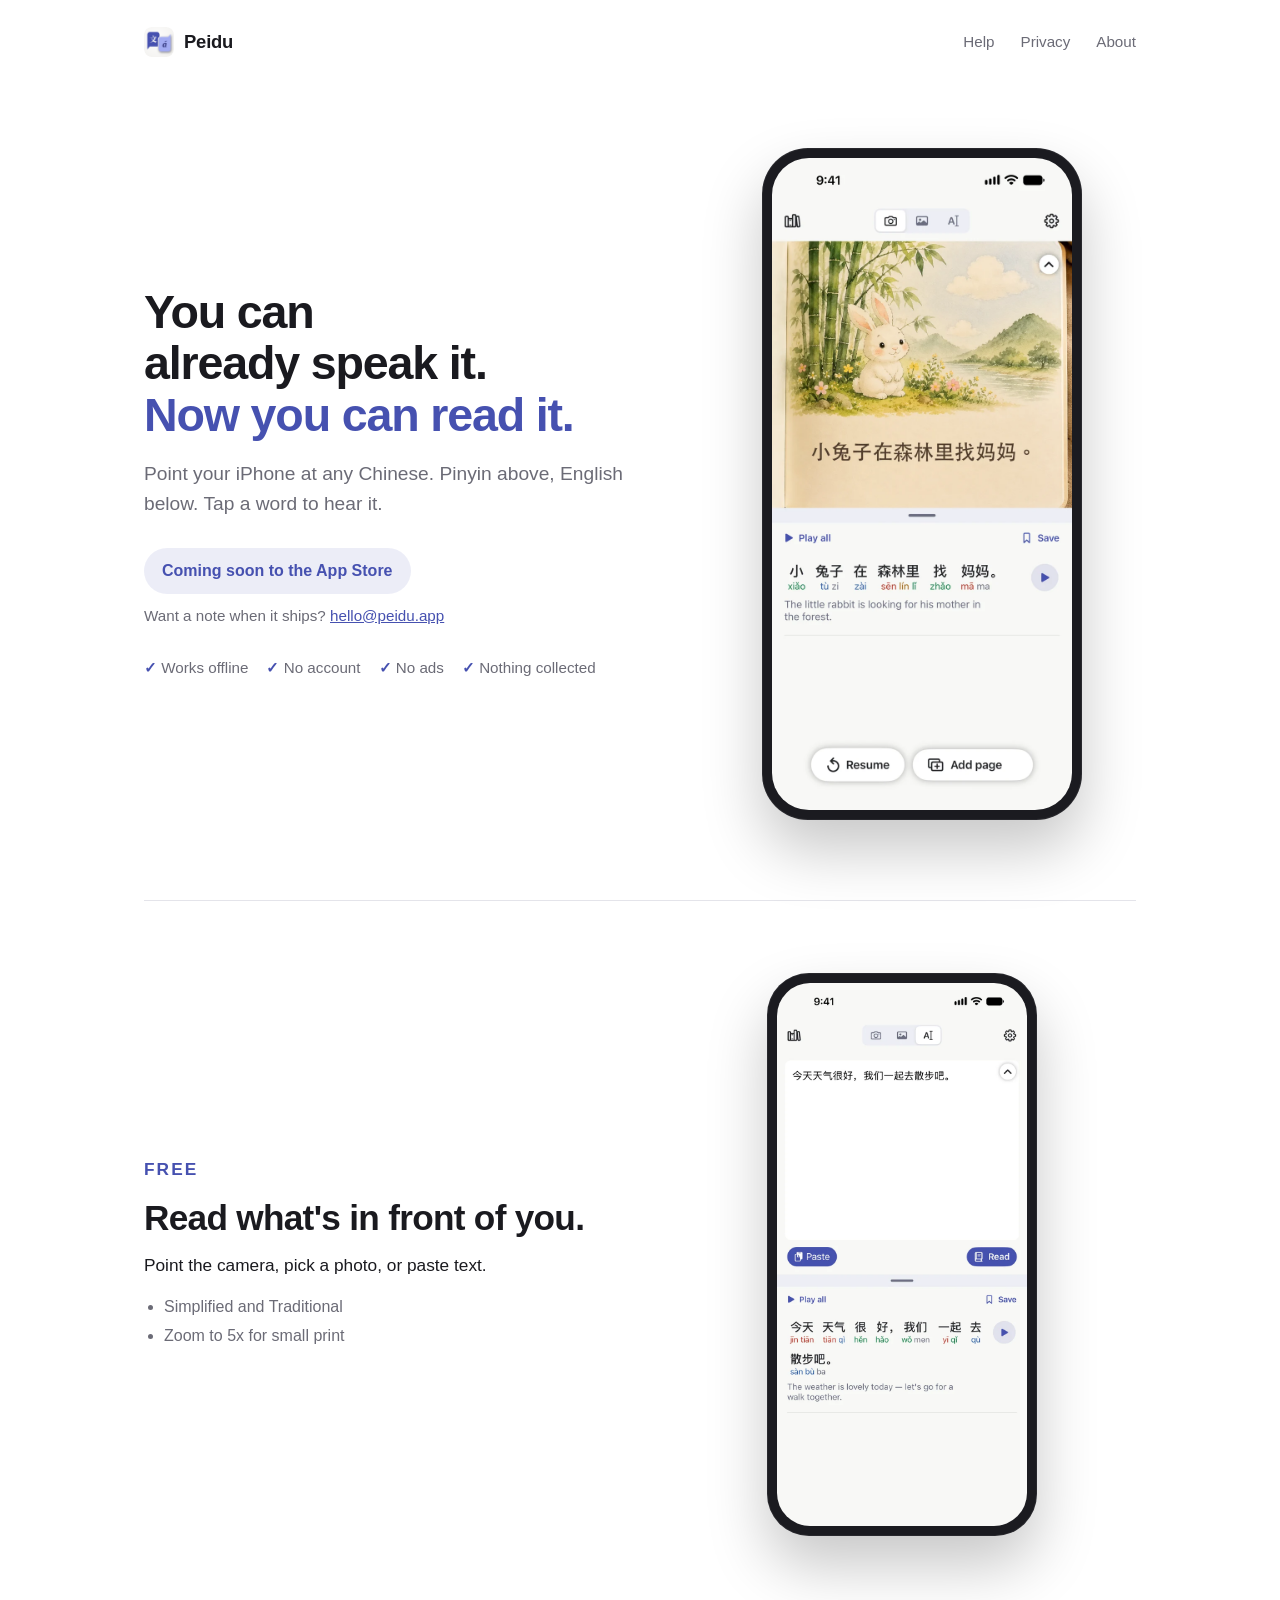
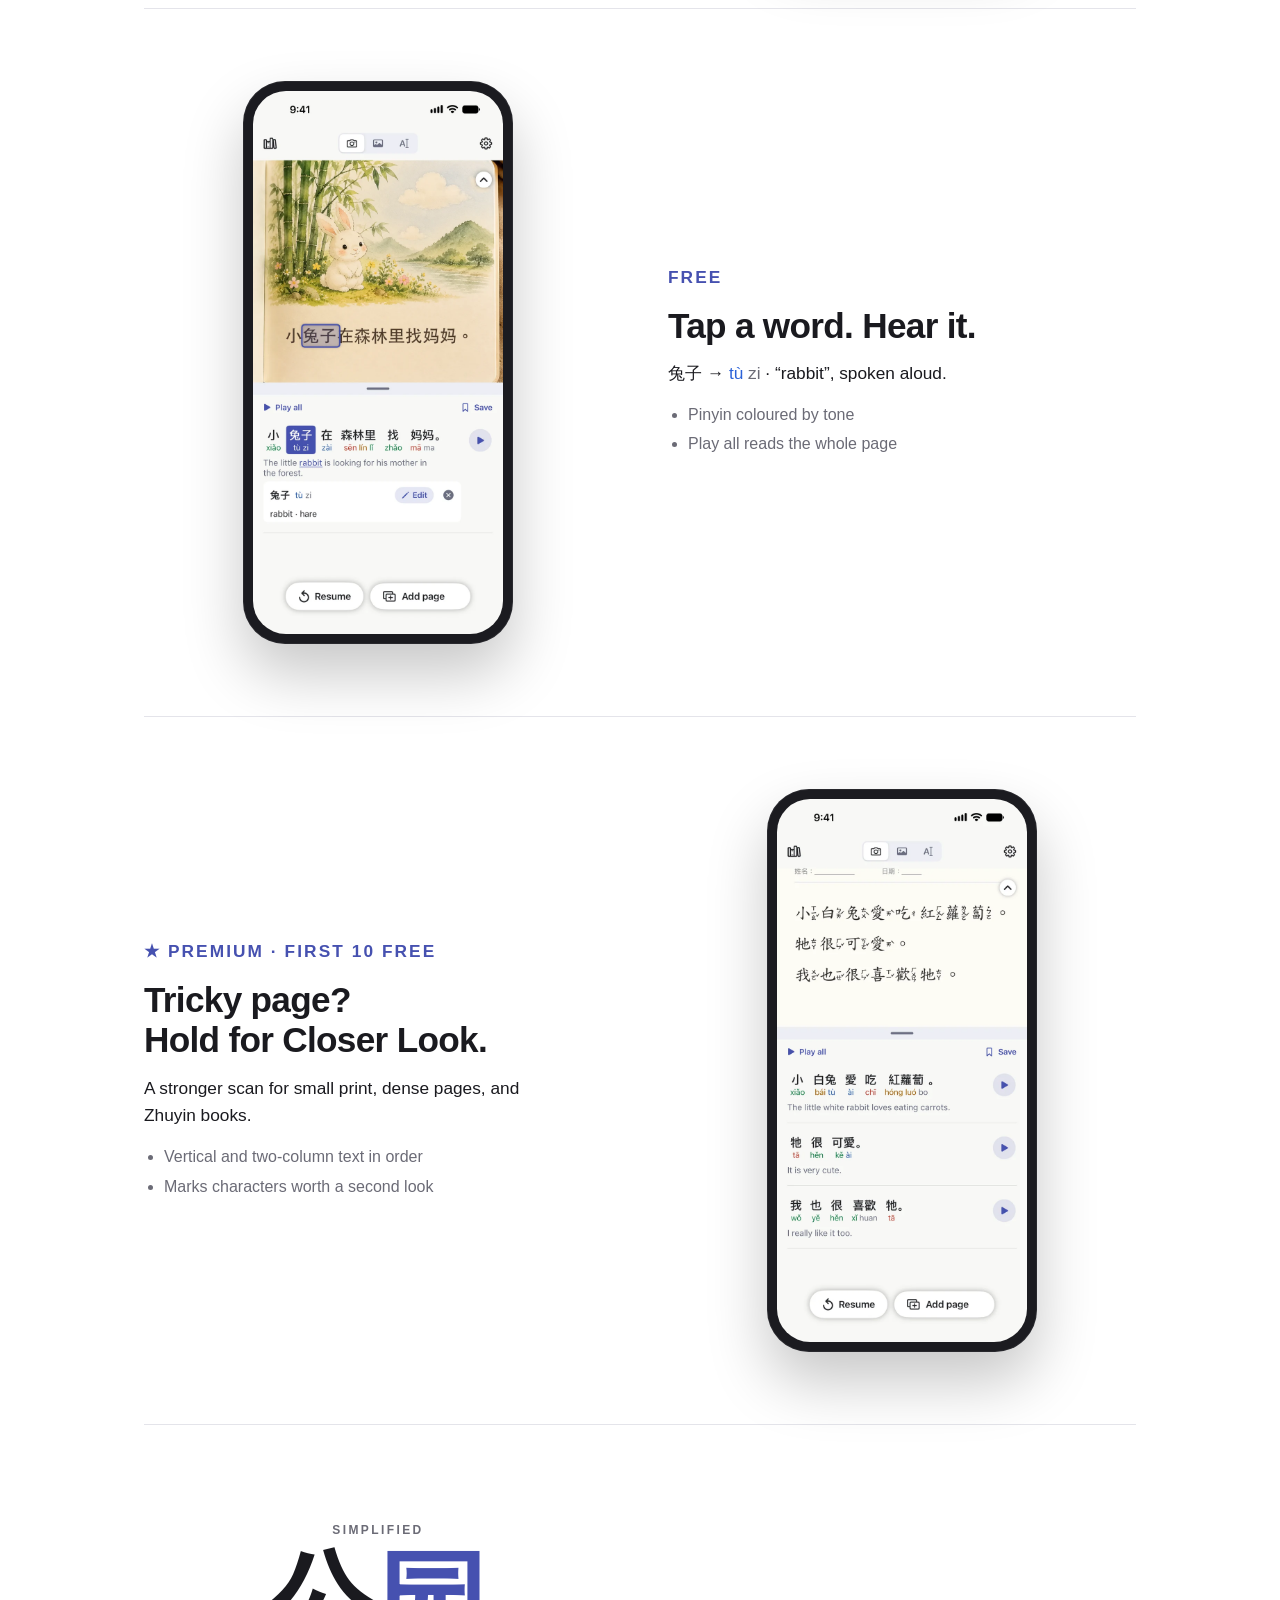
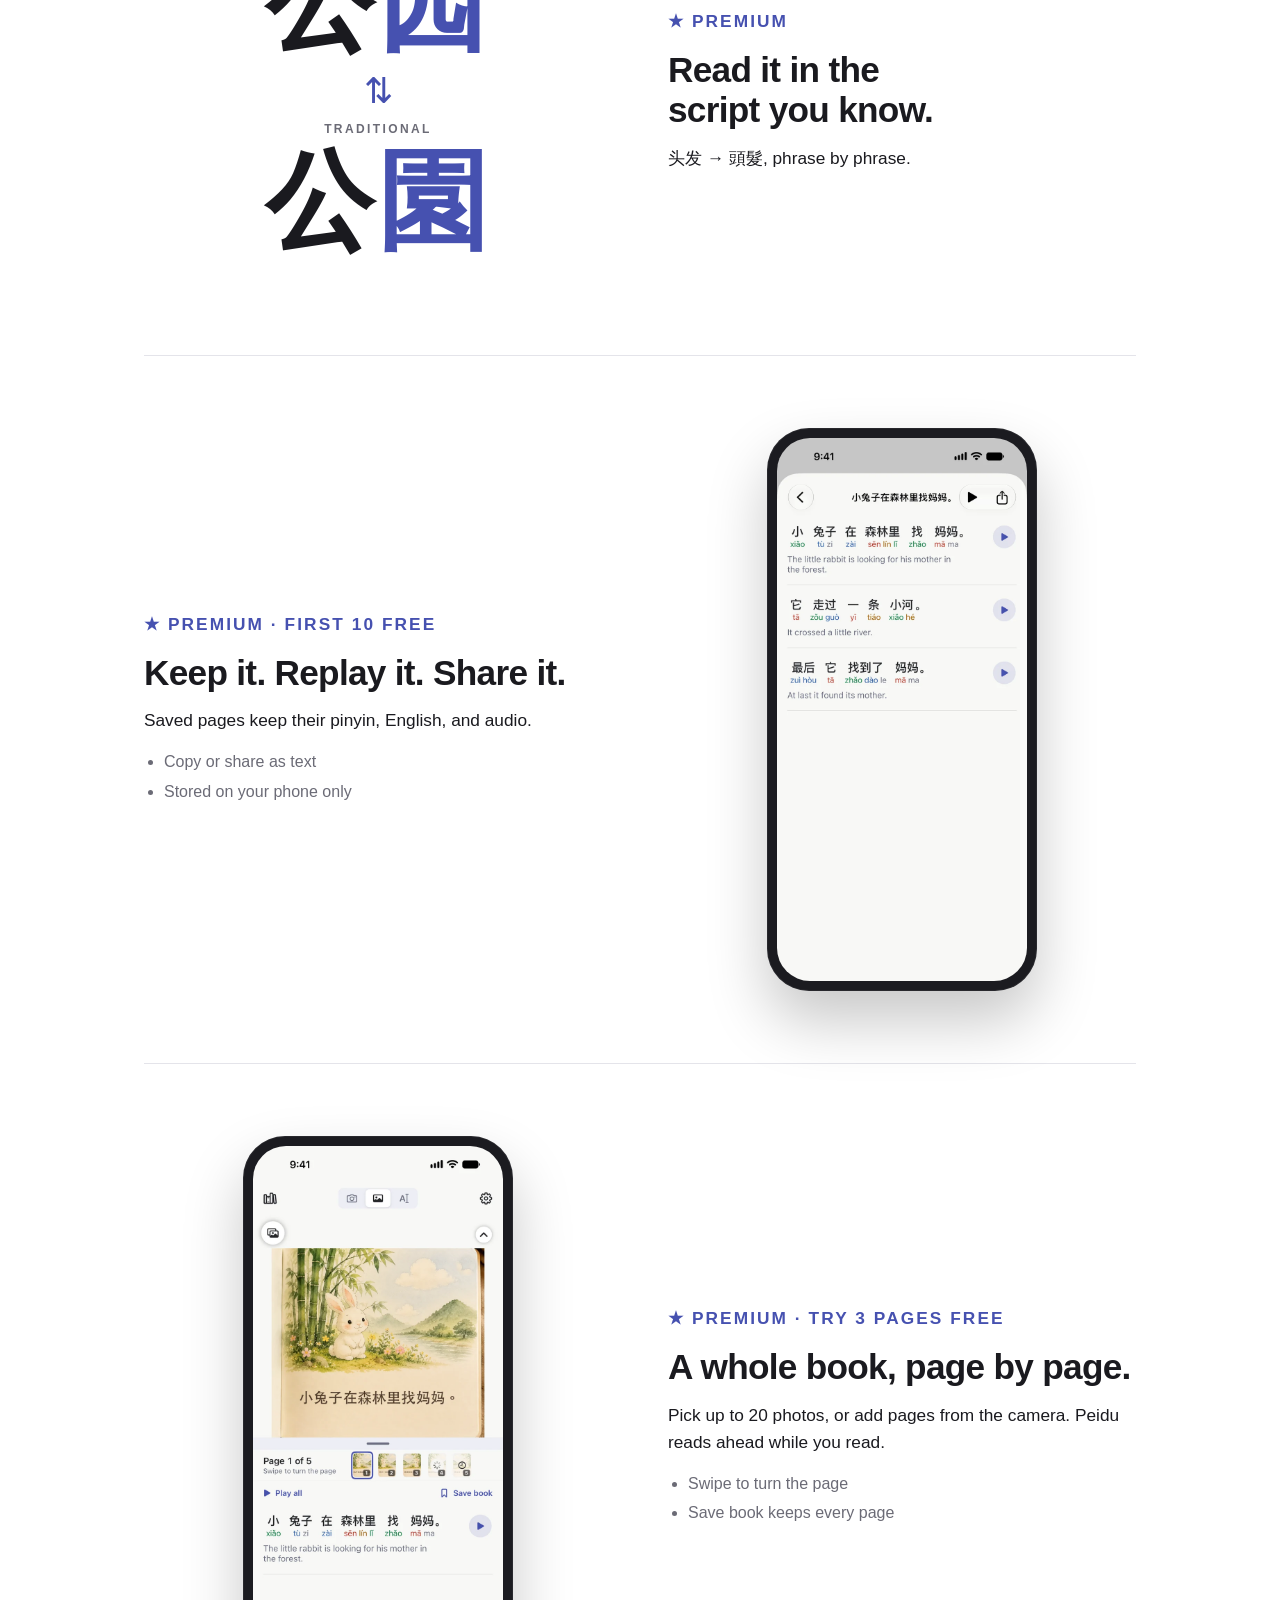
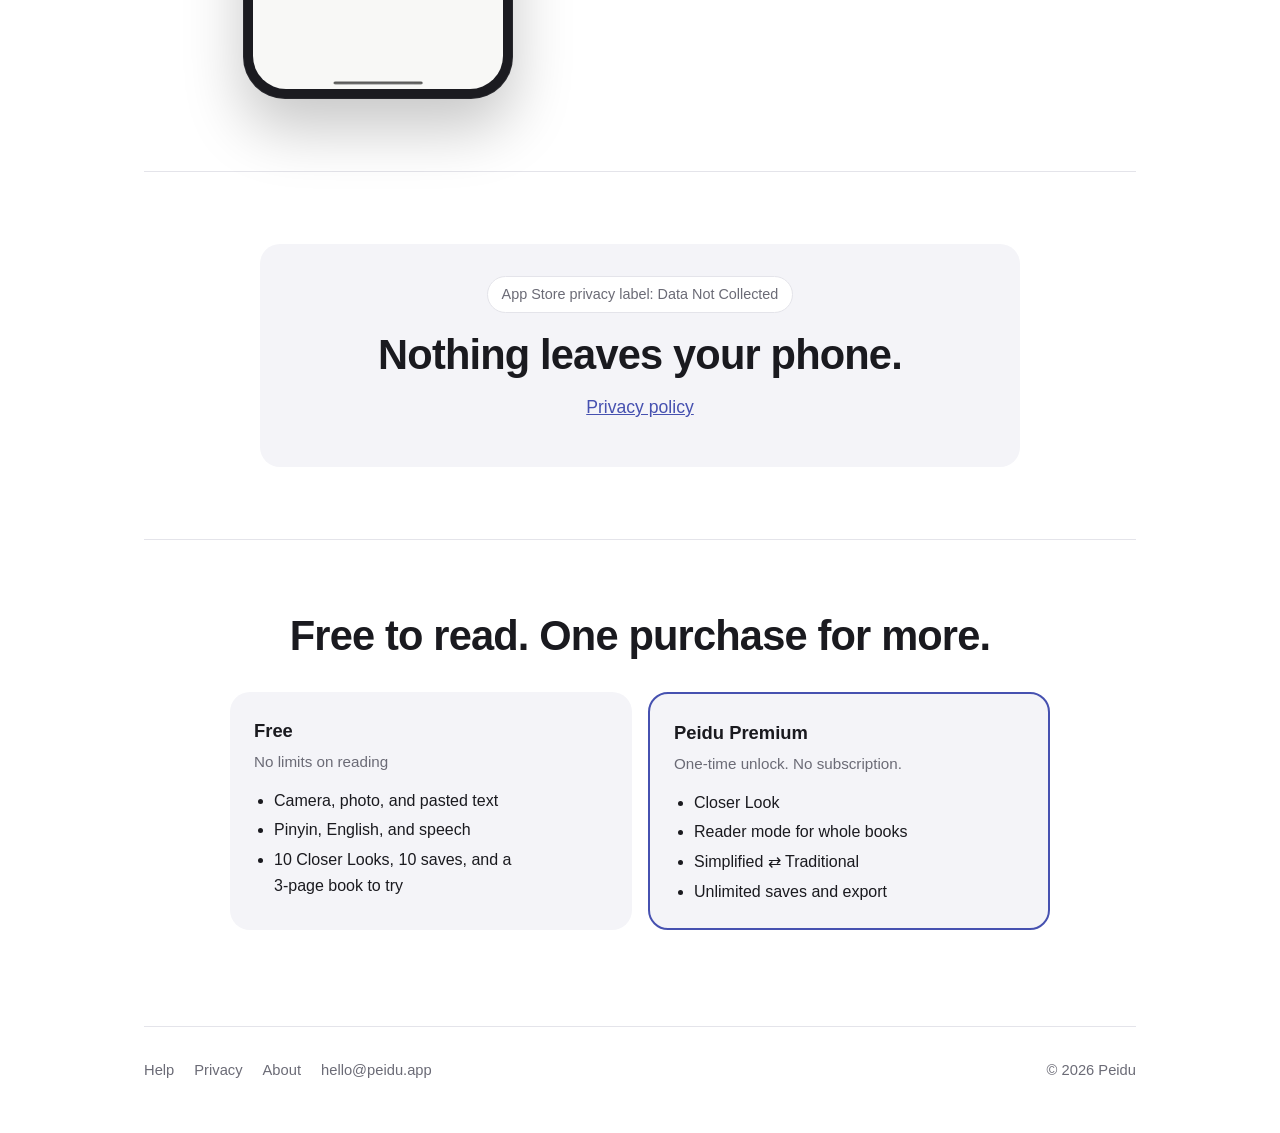
<file: index.html>
<!DOCTYPE html>
<html lang="en">
<head>
<meta charset="utf-8">
<meta name="viewport" content="width=device-width, initial-scale=1">
<title>Peidu: read the Chinese you can already speak</title>
<meta name="description" content="Peidu reads Chinese text through your iPhone camera and shows pinyin above and English below. Tap any word to hear it. Everything runs on your phone.">
<meta property="og:title" content="Peidu">
<meta property="og:description" content="You can already speak it. Now you can read it. Pinyin and English for any Chinese text, on your iPhone, entirely on-device.">
<meta property="og:type" content="website">
<meta property="og:url" content="https://peidu.app/">
<meta name="theme-color" content="#4651B0" media="(prefers-color-scheme: light)">
<meta name="theme-color" content="#121216" media="(prefers-color-scheme: dark)">
<link rel="icon" href="assets/img/favicon.png" type="image/png">
<link rel="apple-touch-icon" href="assets/img/apple-touch-icon.png">
<link rel="stylesheet" href="assets/site.css">
</head>
<body>
<a class="skip" href="#main">Skip to content</a>
<div class="wrap">

  <header class="site-header">
    <a class="brand" href="./"><img src="assets/img/icon-256.png" alt="" width="30" height="30">Peidu</a>
    <nav class="site-nav" aria-label="Site">
      <a href="support.html">Help</a>
      <a href="privacy.html">Privacy</a>
      <a href="about.html">About</a>
    </nav>
  </header>

  <main id="main">

    <section class="hero">
      <div class="hero-text">
        <h1><span class="line1">You can already speak&nbsp;it.</span> <span class="line2">Now you can read&nbsp;it.</span></h1>
        <p class="lead">Point your iPhone at any Chinese. Pinyin above, English below. Tap a word to hear it.</p>

        <!-- HERO BUTTON. Two states live here. Only one should be visible at a time.
             BEFORE LAUNCH: keep the "pre-launch" block, leave the "launch" block inside this comment.
             AT LAUNCH: delete the "pre-launch" block, move the "launch" block out of the comment,
             and replace APP_STORE_URL with the real App Store link. -->
        <div class="cta cta-prelaunch">
          <span class="pill">Coming soon to the App Store</span>
          <p class="note">Want a note when it ships? <a href="mailto:hello@peidu.app">hello@peidu.app</a></p>
        </div>
        <!--
        <div class="cta cta-launch">
          <a class="badge" href="APP_STORE_URL"><img src="assets/img/app-store-badge.svg" alt="Download on the App Store"></a>
          <p class="note">Free on the App Store, for iPhone running iOS 26 or later.</p>
        </div>
        -->

        <ul class="hero-points">
          <li>Works offline</li>
          <li>No account</li>
          <li>No ads</li>
          <li>Nothing collected</li>
        </ul>
      </div>
      <div class="hero-media">
        <div class="phone"><img src="assets/img/hero.webp" alt="Peidu reading a storybook page: the Chinese sentence 小兔子在森林里找妈妈 with pinyin above each word and the English translation below" width="720" height="1564"></div>
      </div>
    </section>

    <section class="features" aria-label="Features">

      <article class="feature">
        <div class="feature-text">
          <p class="eyebrow">Free</p>
          <h2>Read what's in front of you.</h2>
          <p>Point the camera, pick a photo, or paste text.</p>
          <ul>
            <li>Simplified and Traditional</li>
            <li>Zoom to 5x for small print</li>
          </ul>
        </div>
        <div class="feature-media">
          <div class="phone small"><img src="assets/img/text-input.webp" alt="Peidu's Text tab with a pasted sentence and its pinyin and English reading below" width="720" height="1564" loading="lazy"></div>
        </div>
      </article>

      <article class="feature flip">
        <div class="feature-text">
          <p class="eyebrow">Free</p>
          <h2>Tap a word. Hear it.</h2>
          <p><span class="zh">兔子</span> → <span class="py"><span class="t4">tù</span> <span class="t0">zi</span></span> · “rabbit”, spoken aloud.</p>
          <ul>
            <li>Pinyin coloured by tone</li>
            <li>Play all reads the whole page</li>
          </ul>
        </div>
        <div class="feature-media">
          <div class="phone small"><img src="assets/img/tap-to-define.webp" alt="The word 兔子 selected on the page, with a card showing tù zi and the meaning rabbit, hare" width="720" height="1564" loading="lazy"></div>
        </div>
      </article>

      <article class="feature">
        <div class="feature-text">
          <p class="eyebrow premium">Premium · first&nbsp;10&nbsp;free</p>
          <h2><span class="unit">Tricky page?</span> <span class="unit">Hold for Closer Look.</span></h2>
          <p>A stronger scan for small print, dense pages, and Zhuyin books.</p>
          <ul>
            <li>Vertical and two-column text in order</li>
            <li>Marks characters worth a second look</li>
          </ul>
        </div>
        <div class="feature-media">
          <div class="phone small"><img src="assets/img/closer-look.webp" alt="A Traditional Chinese worksheet with Zhuyin marks, read by Closer Look into three clean sentences with pinyin and English" width="720" height="1564" loading="lazy"></div>
        </div>
      </article>

      <article class="feature flip">
        <div class="feature-text">
          <p class="eyebrow premium">Premium</p>
          <h2>Read it in the script you know.</h2>
          <p><span class="zh">头发</span> → <span class="zh">頭髮</span>, phrase by phrase.</p>
        </div>
        <div class="feature-media">
          <div class="scripts zh" aria-label="The word for park, 公园 in Simplified and 公園 in Traditional">
            <span class="label">Simplified</span>
            <span class="word">公<span class="diff">园</span></span>
            <span class="arrow" aria-hidden="true">⇅</span>
            <span class="label">Traditional</span>
            <span class="word">公<span class="diff">園</span></span>
          </div>
        </div>
      </article>

      <article class="feature">
        <div class="feature-text">
          <p class="eyebrow premium">Premium · first&nbsp;10&nbsp;free</p>
          <h2><span class="unit">Keep it.</span> <span class="unit">Replay it.</span> <span class="unit">Share it.</span></h2>
          <p>Saved pages keep their pinyin, English, and audio.</p>
          <ul>
            <li>Copy or share as text</li>
            <li>Stored on your phone only</li>
          </ul>
        </div>
        <div class="feature-media">
          <div class="phone small"><img src="assets/img/saved-detail.webp" alt="A saved reading with three sentences, each with pinyin, English, and a play button" width="720" height="1564" loading="lazy"></div>
        </div>
      </article>

      <article class="feature flip">
        <div class="feature-text">
          <p class="eyebrow premium">Premium · try&nbsp;3&nbsp;pages&nbsp;free</p>
          <h2>A whole book, page by page.</h2>
          <p>Pick up to 20 photos, or add pages from the camera. Peidu reads ahead while you read.</p>
          <ul>
            <li>Swipe to turn the page</li>
            <li>Save book keeps every page</li>
          </ul>
        </div>
        <div class="feature-media">
          <div class="phone small"><img src="assets/img/reader.webp" alt="Reader mode on page 1 of a five-page storybook: the page photo, a strip of small pages with the next one being read, and page 1's pinyin and English" width="720" height="1564" loading="lazy"></div>
        </div>
      </article>

    </section>

    <section class="privacy-block">
      <div class="card">
        <span class="label-chip">App Store privacy label: Data&nbsp;Not&nbsp;Collected</span>
        <h2>Nothing leaves your phone.</h2>
        <p><a href="privacy.html">Privacy policy</a></p>
      </div>
    </section>

    <section class="premium-block" id="premium">
      <h2><span class="unit">Free to read.</span> <span class="unit">One purchase for more.</span></h2>
      <div class="plans">
        <div class="plan card">
          <h3>Free</h3>
          <p class="price">No limits on reading</p>
          <ul>
            <li>Camera, photo, and pasted text</li>
            <li>Pinyin, English, and speech</li>
            <li>10 Closer Looks, 10 saves, and a 3&#8209;page&nbsp;book&nbsp;to&nbsp;try</li>
          </ul>
        </div>
        <div class="plan card featured">
          <h3>Peidu Premium</h3>
          <p class="price">One-time unlock. No&nbsp;subscription.</p>
          <ul>
            <li>Closer Look</li>
            <li>Reader mode for whole books</li>
            <li>Simplified ⇄ Traditional</li>
            <li>Unlimited saves and export</li>
          </ul>
        </div>
      </div>
    </section>

  </main>

  <footer class="site-footer">
    <nav aria-label="Footer">
      <a href="support.html">Help</a>
      <a href="privacy.html">Privacy</a>
      <a href="about.html">About</a>
      <a href="mailto:hello@peidu.app">hello@peidu.app</a>
    </nav>
    <span>© 2026 Peidu</span>
  </footer>

</div>
</body>
</html>
</file>
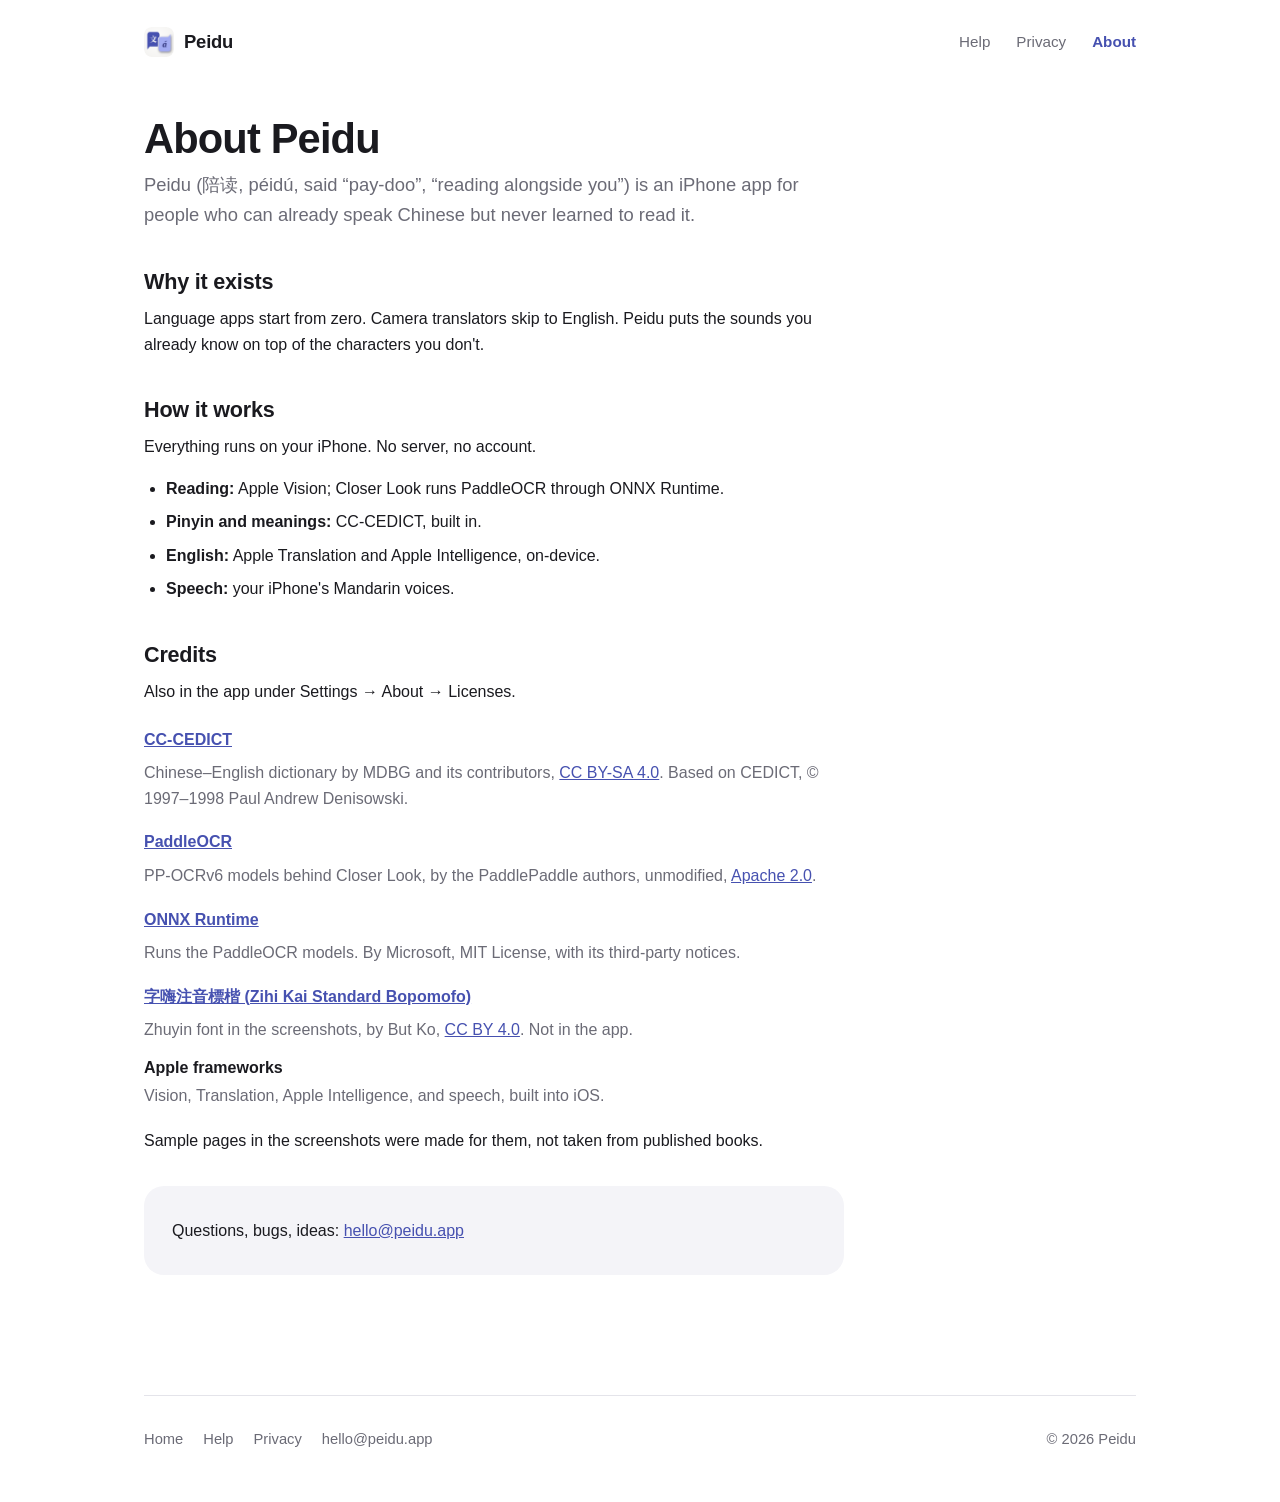
<file: about.html>
<!DOCTYPE html>
<html lang="en">
<head>
<meta charset="utf-8">
<meta name="viewport" content="width=device-width, initial-scale=1">
<title>About Peidu</title>
<meta name="description" content="Why Peidu exists, how it reads Chinese entirely on your iPhone, and the open projects it is built on.">
<meta name="theme-color" content="#4651B0" media="(prefers-color-scheme: light)">
<meta name="theme-color" content="#121216" media="(prefers-color-scheme: dark)">
<link rel="icon" href="assets/img/favicon.png" type="image/png">
<link rel="apple-touch-icon" href="assets/img/apple-touch-icon.png">
<link rel="stylesheet" href="assets/site.css">
</head>
<body>
<a class="skip" href="#main">Skip to content</a>
<div class="wrap">

  <header class="site-header">
    <a class="brand" href="./"><img src="assets/img/icon-256.png" alt="" width="30" height="30">Peidu</a>
    <nav class="site-nav" aria-label="Site">
      <a href="support.html">Help</a>
      <a href="privacy.html">Privacy</a>
      <a href="about.html" aria-current="page">About</a>
    </nav>
  </header>

  <main id="main" class="prose">
    <h1>About Peidu</h1>
    <p class="intro">Peidu (<span class="zh">陪读</span>, péidú, said “pay-doo”, “reading alongside you”) is an iPhone app for people who can already speak Chinese but never learned to read it.</p>

    <h2 id="why">Why it exists</h2>
    <p>Language apps start from zero. Camera translators skip to English. Peidu puts the sounds you already know on top of the characters you don't.</p>

    <h2 id="how">How it works</h2>
    <p>Everything runs on your iPhone. No server, no account.</p>
    <ul>
      <li><strong>Reading:</strong> Apple Vision; Closer Look runs PaddleOCR through ONNX Runtime.</li>
      <li><strong>Pinyin and meanings:</strong> CC-CEDICT, built in.</li>
      <li><strong>English:</strong> Apple Translation and Apple Intelligence, on-device.</li>
      <li><strong>Speech:</strong> your iPhone's Mandarin voices.</li>
    </ul>

    <h2 id="credits">Credits</h2>
    <p>Also in the app under Settings → About → Licenses.</p>
    <div class="credits">
      <dl>
        <dt><a href="https://www.mdbg.net/chinese/dictionary?page=cc-cedict">CC-CEDICT</a></dt>
        <dd>Chinese–English dictionary by MDBG and its contributors, <a href="https://creativecommons.org/licenses/by-sa/4.0/">CC BY-SA 4.0</a>. Based on CEDICT, © 1997–1998 Paul Andrew Denisowski.</dd>

        <dt><a href="https://github.com/PaddlePaddle/PaddleOCR">PaddleOCR</a></dt>
        <dd>PP-OCRv6 models behind Closer Look, by the PaddlePaddle authors, unmodified, <a href="https://www.apache.org/licenses/LICENSE-2.0">Apache 2.0</a>.</dd>

        <dt><a href="https://onnxruntime.ai/">ONNX Runtime</a></dt>
        <dd>Runs the PaddleOCR models. By Microsoft, MIT License, with its third-party&nbsp;notices.</dd>

        <dt><a href="https://github.com/ButTaiwan/bpmfvs">字嗨注音標楷 (Zihi Kai Standard Bopomofo)</a></dt>
        <dd>Zhuyin font in the screenshots, by But Ko, <a href="https://creativecommons.org/licenses/by/4.0/">CC BY 4.0</a>. Not in the app.</dd>

        <dt>Apple frameworks</dt>
        <dd>Vision, Translation, Apple Intelligence, and speech, built into iOS.</dd>
      </dl>
    </div>
    <p>Sample pages in the screenshots were made for them, not taken from published books.</p>

    <div class="card">
      <p>Questions, bugs, ideas: <a href="mailto:hello@peidu.app">hello@peidu.app</a></p>
    </div>
  </main>

  <footer class="site-footer">
    <nav aria-label="Footer">
      <a href="./">Home</a>
      <a href="support.html">Help</a>
      <a href="privacy.html">Privacy</a>
      <a href="mailto:hello@peidu.app">hello@peidu.app</a>
    </nav>
    <span>© 2026 Peidu</span>
  </footer>

</div>
</body>
</html>
</file>
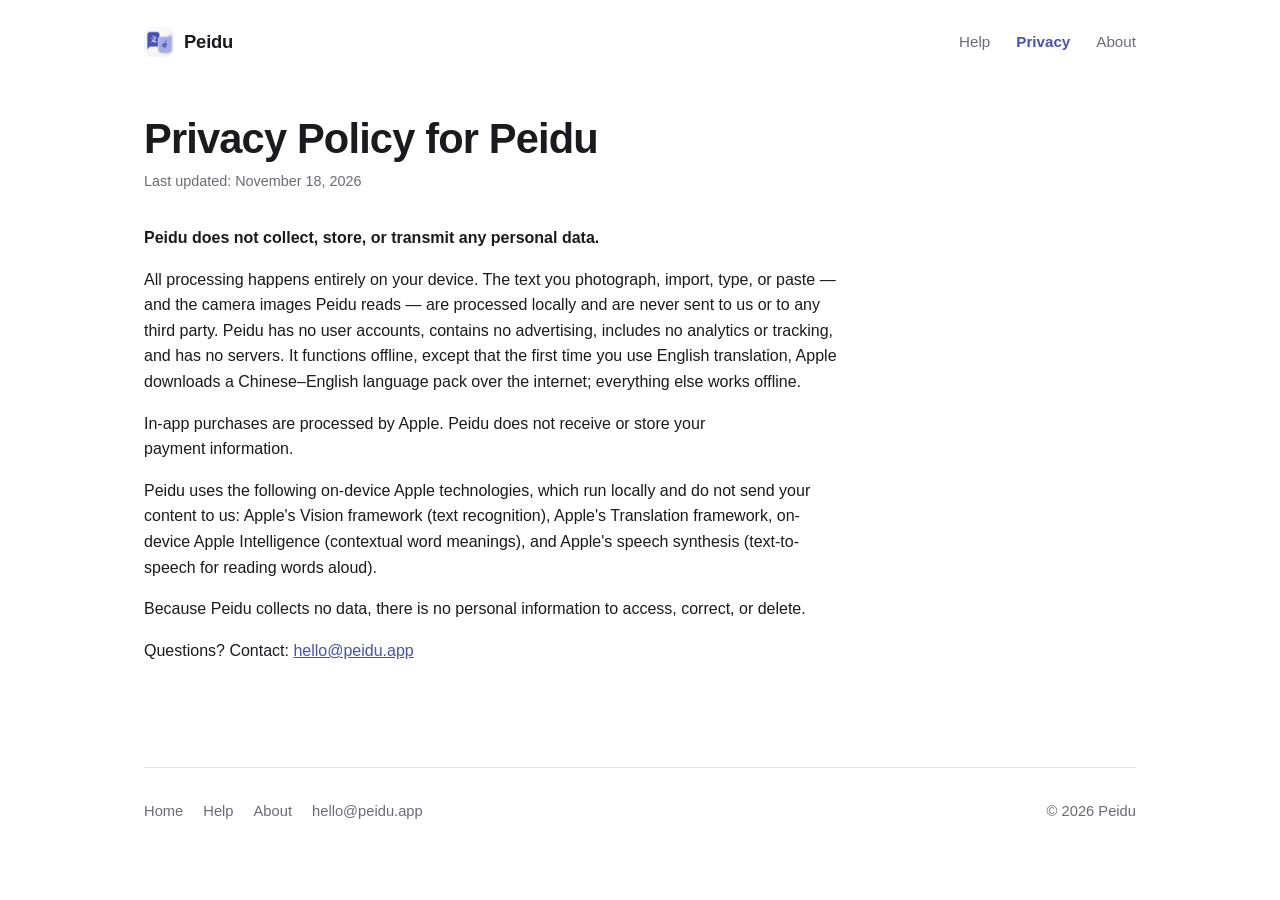
<file: privacy.html>
<!DOCTYPE html>
<html lang="en">
<head>
<meta charset="utf-8">
<meta name="viewport" content="width=device-width, initial-scale=1">
<title>Peidu Privacy Policy</title>
<meta name="description" content="Peidu does not collect, store, or transmit any personal data. Everything runs on your device.">
<meta name="theme-color" content="#4651B0" media="(prefers-color-scheme: light)">
<meta name="theme-color" content="#121216" media="(prefers-color-scheme: dark)">
<link rel="icon" href="assets/img/favicon.png" type="image/png">
<link rel="apple-touch-icon" href="assets/img/apple-touch-icon.png">
<link rel="stylesheet" href="assets/site.css">
</head>
<body>
<a class="skip" href="#main">Skip to content</a>
<div class="wrap">

  <header class="site-header">
    <a class="brand" href="./"><img src="assets/img/icon-256.png" alt="" width="30" height="30">Peidu</a>
    <nav class="site-nav" aria-label="Site">
      <a href="support.html">Help</a>
      <a href="privacy.html" aria-current="page">Privacy</a>
      <a href="about.html">About</a>
    </nav>
  </header>

  <main id="main" class="prose">
    <h1>Privacy Policy for Peidu</h1>
    <p class="updated">Last updated: November 18, 2026</p>

    <p><strong>Peidu does not collect, store, or transmit any personal data.</strong></p>

    <p>All processing happens entirely on your device. The text you photograph, import, type, or paste — and the camera images Peidu reads — are processed locally and are never sent to us or to any third party. Peidu has no user accounts, contains no advertising, includes no analytics or tracking, and has no servers. It functions offline, except that the first time you use English translation, Apple downloads a Chinese–English language pack over the internet; everything else works offline.</p>

    <p>In-app purchases are processed by Apple. Peidu does not receive or store your payment information.</p>

    <p>Peidu uses the following on-device Apple technologies, which run locally and do not send your content to us: Apple's Vision framework (text recognition), Apple's Translation framework, on-device Apple Intelligence (contextual word meanings), and Apple's speech synthesis (text-to-speech for reading words aloud).</p>

    <p>Because Peidu collects no data, there is no personal information to access, correct, or delete.</p>

    <p>Questions? Contact: <a href="mailto:hello@peidu.app">hello@peidu.app</a></p>
  </main>

  <footer class="site-footer">
    <nav aria-label="Footer">
      <a href="./">Home</a>
      <a href="support.html">Help</a>
      <a href="about.html">About</a>
      <a href="mailto:hello@peidu.app">hello@peidu.app</a>
    </nav>
    <span>© 2026 Peidu</span>
  </footer>

</div>
</body>
</html>
</file>
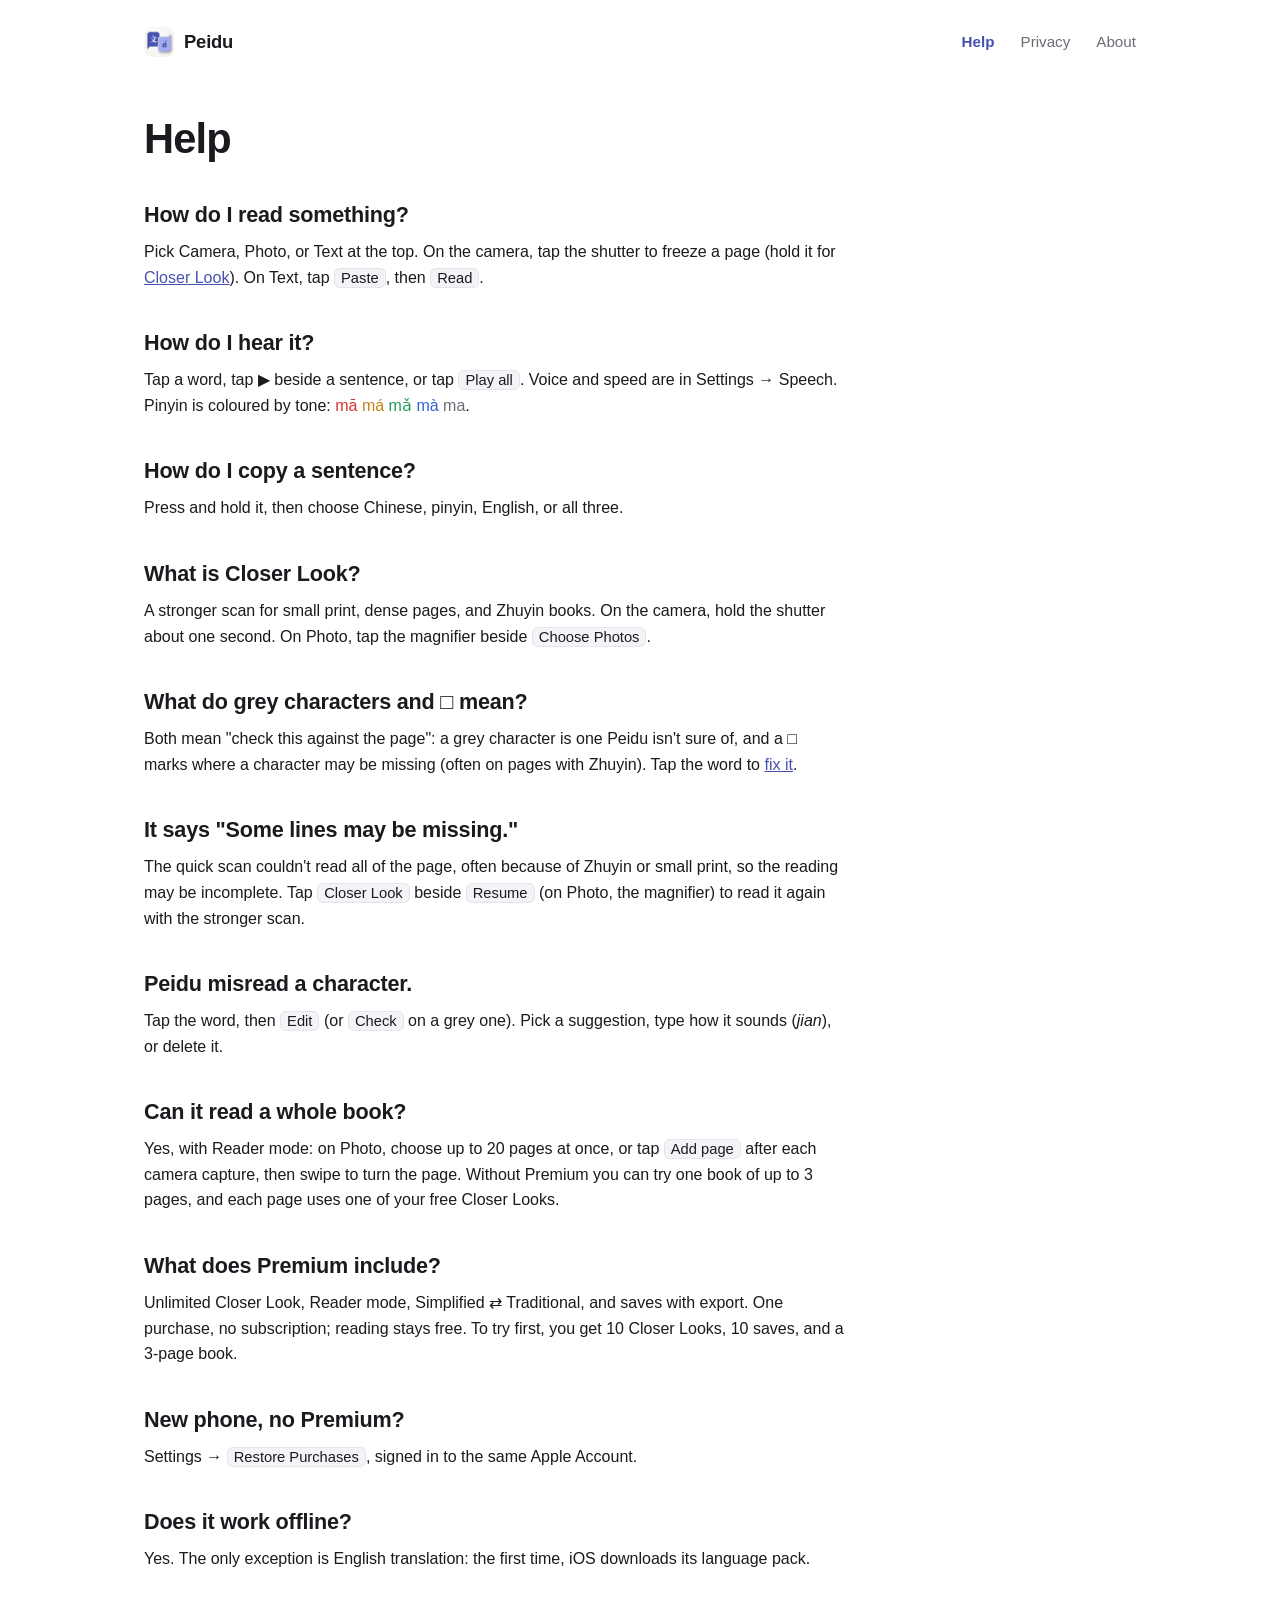
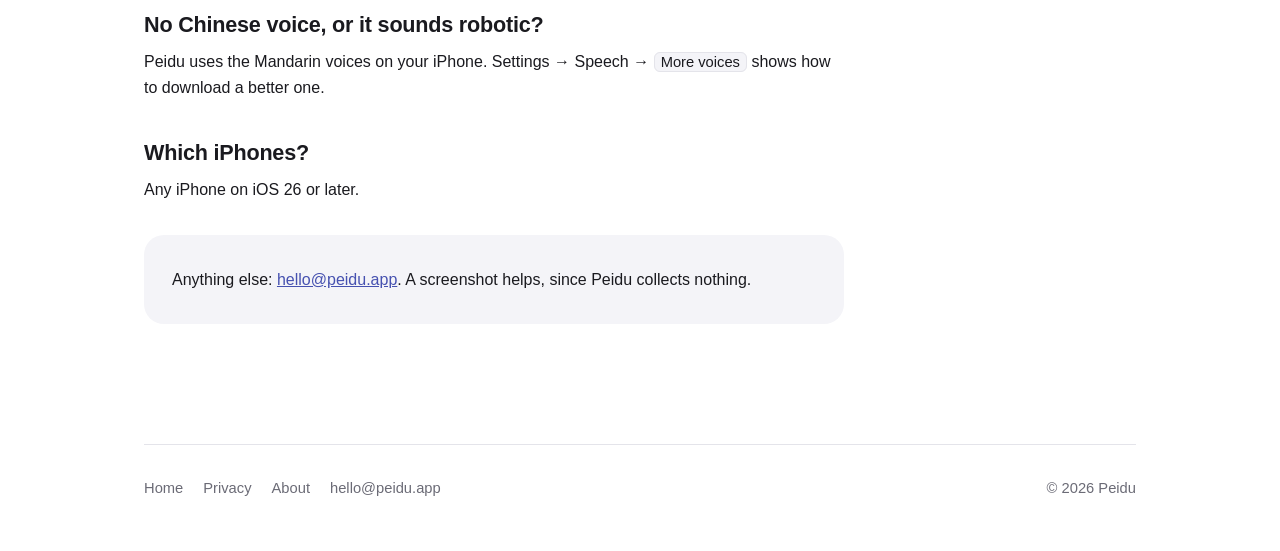
<file: support.html>
<!DOCTYPE html>
<html lang="en">
<head>
<meta charset="utf-8">
<meta name="viewport" content="width=device-width, initial-scale=1">
<title>Peidu Help</title>
<meta name="description" content="Short answers on reading, listening, Closer Look, Reader mode, fixing a character, Premium, and getting in touch.">
<meta name="theme-color" content="#4651B0" media="(prefers-color-scheme: light)">
<meta name="theme-color" content="#121216" media="(prefers-color-scheme: dark)">
<link rel="icon" href="assets/img/favicon.png" type="image/png">
<link rel="apple-touch-icon" href="assets/img/apple-touch-icon.png">
<link rel="stylesheet" href="assets/site.css">
</head>
<body>
<a class="skip" href="#main">Skip to content</a>
<div class="wrap">

  <header class="site-header">
    <a class="brand" href="./"><img src="assets/img/icon-256.png" alt="" width="30" height="30">Peidu</a>
    <nav class="site-nav" aria-label="Site">
      <a href="support.html" aria-current="page">Help</a>
      <a href="privacy.html">Privacy</a>
      <a href="about.html">About</a>
    </nav>
  </header>

  <main id="main" class="prose">
    <h1>Help</h1>

    <h2 id="read">How do I read something?</h2>
    <p>Pick Camera, Photo, or Text at the top. On the camera, tap the shutter to freeze a page (hold it for <a href="#closer-look">Closer Look</a>). On Text, tap <kbd>Paste</kbd>, then <kbd>Read</kbd>.</p>

    <h2 id="hear">How do I hear it?</h2>
    <p>Tap a word, tap ▶ beside a sentence, or tap <kbd>Play all</kbd>. Voice and speed are in Settings → Speech. Pinyin is coloured by tone: <span class="py"><span class="t1">mā</span> <span class="t2">má</span> <span class="t3">mǎ</span> <span class="t4">mà</span> <span class="t0">ma</span></span>.</p>

    <h2 id="copy">How do I copy a sentence?</h2>
    <p>Press and hold it, then choose Chinese, pinyin, English, or all three.</p>

    <h2 id="closer-look">What is Closer Look?</h2>
    <p>A stronger scan for small print, dense pages, and Zhuyin books. On the camera, hold the shutter about one second. On Photo, tap the magnifier beside <kbd>Choose Photos</kbd>.</p>

    <h2 id="marks">What do grey characters and □ mean?</h2>
    <p>Both mean "check this against the page": a grey character is one Peidu isn't sure of, and a □ marks where a character may be missing (often on pages with Zhuyin). Tap the word to <a href="#fix">fix it</a>.</p>

    <h2 id="unclear">It says "Some lines may be missing."</h2>
    <p>The quick scan couldn't read all of the page, often because of Zhuyin or small print, so the reading may be incomplete. Tap <kbd>Closer Look</kbd> beside <kbd>Resume</kbd> (on Photo, the magnifier) to read it again with the stronger scan.</p>

    <h2 id="fix">Peidu misread a character.</h2>
    <p>Tap the word, then <kbd>Edit</kbd> (or <kbd>Check</kbd> on a grey one). Pick a suggestion, type how it sounds (<em>jian</em>), or delete it.</p>

    <h2 id="reader">Can it read a whole book?</h2>
    <p>Yes, with Reader mode: on Photo, choose up to 20 pages at once, or tap <kbd>Add page</kbd> after each camera capture, then swipe to turn the page. Without Premium you can try one book of up to 3 pages, and each page uses one of your free Closer Looks.</p>

    <h2 id="premium">What does Premium include?</h2>
    <p>Unlimited Closer Look, Reader mode, Simplified ⇄ Traditional, and saves with export. One purchase, no subscription; reading stays free. To try first, you get 10 Closer Looks, 10 saves, and a 3-page book.</p>

    <h2 id="restore">New phone, no Premium?</h2>
    <p>Settings → <kbd>Restore Purchases</kbd>, signed in to the same Apple Account.</p>

    <h2 id="offline">Does it work offline?</h2>
    <p>Yes. The only exception is English translation: the first time, iOS downloads its language pack.</p>

    <h2 id="voice">No Chinese voice, or it sounds robotic?</h2>
    <p>Peidu uses the Mandarin voices on your iPhone. Settings → Speech → <kbd>More voices</kbd> shows how to download a better one.</p>

    <h2 id="devices">Which iPhones?</h2>
    <p>Any iPhone on iOS 26 or later.</p>

    <div class="card">
      <p>Anything else: <a href="mailto:hello@peidu.app">hello@peidu.app</a>. A screenshot helps, since Peidu collects nothing.</p>
    </div>
  </main>

  <footer class="site-footer">
    <nav aria-label="Footer">
      <a href="./">Home</a>
      <a href="privacy.html">Privacy</a>
      <a href="about.html">About</a>
      <a href="mailto:hello@peidu.app">hello@peidu.app</a>
    </nav>
    <span>© 2026 Peidu</span>
  </footer>

</div>
</body>
</html>
</file>
<file: assets/site.css>
/* Peidu website styles. Plain CSS, no build step.
   Colours follow the app: accent #4651B0 in light mode, #A2ABF2 in dark mode. */

:root {
  --accent: #4651B0;
  --accent-soft: rgba(70, 81, 176, 0.10);
  --bg: #ffffff;
  --fg: #1a1a1f;
  --muted: #6b6b76;
  --card: #f4f4f8;
  --line: #e4e4ea;
  --bezel: #1b1b20;
  --tone1: #d9342b;
  --tone2: #c9821a;
  --tone3: #1f9d55;
  --tone4: #2d63d8;
  color-scheme: light dark;
}

@media (prefers-color-scheme: dark) {
  :root {
    --accent: #A2ABF2;
    --accent-soft: rgba(162, 171, 242, 0.14);
    --bg: #121216;
    --fg: #ececf1;
    --muted: #9a9aa6;
    --card: #1e1e26;
    --line: #2b2b35;
    --bezel: #2c2c35;
    --tone1: #ff6b61;
    --tone2: #e9a94a;
    --tone3: #4fc47f;
    --tone4: #6f9bff;
  }
}

* { box-sizing: border-box; }

html { scroll-behavior: smooth; }

body {
  margin: 0;
  font-family: -apple-system, BlinkMacSystemFont, "Segoe UI", Roboto, Helvetica, Arial, sans-serif;
  background: var(--bg);
  color: var(--fg);
  line-height: 1.6;
  -webkit-font-smoothing: antialiased;
}

.zh {
  font-family: -apple-system, "PingFang SC", "PingFang TC", "Hiragino Sans GB", "Noto Sans CJK SC",
    "Noto Sans SC", "Microsoft YaHei", sans-serif;
}

a { color: var(--accent); }

h1, h2, h3 { text-wrap: balance; }
p, li, dd { text-wrap: pretty; }
a[href^="mailto:"] { white-space: nowrap; }
/* Keeps a short phrase on one line when it fits; used to break headings between sentences. */
.unit { display: inline-block; }

img { max-width: 100%; height: auto; }

.wrap {
  max-width: 1040px;
  margin: 0 auto;
  padding: 0 24px;
}

.skip {
  position: absolute;
  left: -999px;
  top: 8px;
  background: var(--accent);
  color: #fff;
  padding: 8px 12px;
  border-radius: 8px;
}
.skip:focus { left: 8px; z-index: 10; }

/* Header and nav */

.site-header {
  display: flex;
  align-items: center;
  justify-content: space-between;
  gap: 16px;
  padding: 20px 0;
}

.brand {
  display: inline-flex;
  align-items: center;
  gap: 10px;
  text-decoration: none;
  color: var(--fg);
  font-weight: 700;
  font-size: 1.15rem;
  letter-spacing: -0.01em;
  padding: 7px 0;
}
.brand img { width: 30px; height: 30px; border-radius: 8px; }

.site-nav { display: flex; gap: 2px; flex-wrap: wrap; margin-right: -12px; }
.site-nav a {
  text-decoration: none;
  color: var(--muted);
  padding: 10px 12px;
  border-radius: 8px;
  font-size: 0.95rem;
}
.site-nav a:hover { color: var(--fg); background: var(--card); }
.site-nav a[aria-current="page"] { color: var(--accent); font-weight: 600; }
@media (max-width: 359px) {
  /* The three links stay on one line beside the name on the narrowest phones. */
  .site-header { gap: 8px; }
  .site-nav { margin-right: -6px; }
  .site-nav a { padding: 10px 6px; font-size: 0.9rem; }
}

/* Hero */

.hero {
  display: grid;
  gap: 40px;
  align-items: center;
  padding: 40px 0 56px;
}
@media (min-width: 860px) {
  .hero { grid-template-columns: 1.1fr 0.9fr; padding: 64px 0 80px; }
}

.hero-text { container-type: inline-size; }
.hero h1 {
  /* Each sentence gets its own line. The size follows the text column so
     "You can already speak it." fits on one line at every width. */
  font-size: clamp(1.9rem, 4.6vw, 3.15rem);
  font-size: min(3.3rem, 8.9cqi);
  line-height: 1.1;
  letter-spacing: -0.025em;
  margin: 0 0 18px;
}
.hero h1 .line1, .hero h1 .line2 { display: block; }
.hero h1 .line2 { color: var(--accent); }

.hero .lead {
  font-size: 1.2rem;
  color: var(--muted);
  margin: 0 0 28px;
  max-width: 34em;
}

.cta { display: flex; flex-direction: column; align-items: flex-start; gap: 10px; }
.pill {
  display: inline-block;
  background: var(--accent-soft);
  color: var(--accent);
  font-weight: 600;
  padding: 10px 18px;
  border-radius: 999px;
  font-size: 1rem;
}
.cta .note { color: var(--muted); font-size: 0.95rem; margin: 0; }
.badge img { height: 52px; width: auto; display: block; }

.hero-points {
  list-style: none;
  padding: 0;
  margin: 28px 0 0;
  display: flex;
  flex-wrap: wrap;
  gap: 8px 18px;
  color: var(--muted);
  font-size: 0.95rem;
}
.hero-points li::before { content: "✓ "; color: var(--accent); font-weight: 700; }

/* Phone frame around raw screenshots */

.phone {
  width: min(300px, 70vw);
  margin: 0 auto;
  background: var(--bezel);
  border-radius: 46px;
  padding: 10px;
  box-shadow: 0 30px 60px rgba(0, 0, 0, 0.22), 0 0 0 1px rgba(255, 255, 255, 0.06) inset;
}
.phone img {
  display: block;
  width: 100%;
  border-radius: 37px;
  background: #f5f5f7;
}
.phone.small { width: min(270px, 62vw); border-radius: 42px; }
@media (prefers-color-scheme: dark) {
  /* No white block while a screenshot loads. */
  .phone img { background: #1c1c1e; }
}
@media (min-width: 860px) {
  /* Whole phone visible above the fold: the screenshots are 0.46 wide per unit of height. */
  .hero .phone { width: clamp(240px, calc((100svh - 150px) * 0.46), 320px); }
}
.phone.small img { border-radius: 33px; }

/* Feature blocks */

.features { border-top: 1px solid var(--line); }

.feature {
  display: grid;
  gap: 28px;
  align-items: center;
  padding: 48px 0;
}
.feature + .feature { border-top: 1px solid var(--line); }

@media (min-width: 860px) {
  .feature { grid-template-columns: 1fr 1fr; gap: 56px; padding: 72px 0; }
  .feature.flip .feature-media { order: -1; }
}

.eyebrow {
  display: inline-block;
  font-size: 0.78rem;
  font-weight: 700;
  letter-spacing: 0.12em;
  text-transform: uppercase;
  color: var(--accent);
  margin: 0 0 10px;
}
.eyebrow.premium::before {
  content: "★ ";
}

.feature h2 {
  font-size: clamp(1.6rem, 3.2vw, 2.2rem);
  line-height: 1.15;
  letter-spacing: -0.02em;
  margin: 0 0 14px;
}
.feature p { margin: 0 0 14px; font-size: 1.08rem; }
.feature p:last-child { margin-bottom: 0; }
.feature ul { margin: 0; padding-left: 20px; color: var(--muted); }
.feature li { margin: 4px 0; }

/* Pinyin sample used in copy */
.py { display: inline-block; white-space: nowrap; }
.t1 { color: var(--tone1); }
.t2 { color: var(--tone2); }
.t3 { color: var(--tone3); }
.t4 { color: var(--tone4); }
.t0 { color: var(--muted); }

/* Simplified / Traditional graphic */

.scripts {
  display: flex;
  flex-direction: column;
  align-items: center;
  gap: 6px;
  padding: 24px 0;
}
.scripts .label {
  font-size: 0.75rem;
  font-weight: 700;
  letter-spacing: 0.2em;
  text-transform: uppercase;
  color: var(--muted);
}
.scripts .word {
  font-size: clamp(4.2rem, 13vw, 6.8rem);
  font-weight: 600;
  line-height: 1.05;
  letter-spacing: 0.04em;
}
.scripts .diff { color: var(--accent); }
.scripts .arrow { color: var(--accent); font-size: 2.2rem; line-height: 1; margin: 6px 0; }

/* Privacy statement */

.privacy-block {
  border-top: 1px solid var(--line);
  padding: 72px 0;
  text-align: center;
}
.privacy-block .card { max-width: 760px; margin: 0 auto; }
.privacy-block h2 {
  font-size: clamp(1.9rem, 4vw, 2.6rem);
  line-height: 1.15;
  letter-spacing: -0.02em;
  margin: 0 0 14px;
}
.privacy-block p { font-size: 1.1rem; margin: 0 0 14px; }
.privacy-block .label-chip {
  display: inline-block;
  background: var(--bg);
  border: 1px solid var(--line);
  border-radius: 999px;
  padding: 6px 14px;
  font-size: 0.9rem;
  color: var(--muted);
  margin-bottom: 18px;
}

.card {
  background: var(--card);
  border-radius: 20px;
  padding: 32px 28px;
}

/* Premium */

.premium-block { border-top: 1px solid var(--line); padding: 72px 0; }
.premium-block h2 {
  font-size: clamp(1.9rem, 4vw, 2.6rem);
  line-height: 1.15;
  letter-spacing: -0.02em;
  margin: 0 0 32px;
  text-align: center;
}
.plans {
  display: grid;
  gap: 16px;
  max-width: 820px;
  margin: 0 auto;
}
@media (min-width: 700px) { .plans { grid-template-columns: 1fr 1fr; } }
.plan { padding: 24px 24px 20px; }
.plan h3 { margin: 0 0 4px; font-size: 1.15rem; }
.plan .price { color: var(--muted); font-size: 0.95rem; margin: 0 0 14px; }
.plan ul { margin: 0; padding-left: 20px; }
.plan li { margin: 4px 0; }
.plan.featured { border: 2px solid var(--accent); }

/* Footer */

.site-footer {
  border-top: 1px solid var(--line);
  margin-top: 24px;
  padding: 22px 0 40px;
  color: var(--muted);
  font-size: 0.92rem;
  display: flex;
  flex-wrap: wrap;
  justify-content: space-between;
  align-items: center;
  gap: 4px 24px;
}
.site-footer nav { display: flex; flex-wrap: wrap; gap: 0 20px; }
.site-footer a { color: var(--muted); text-decoration: none; display: inline-block; padding: 10px 0; }
.site-footer a:hover { color: var(--accent); }

/* Text pages: Help, Privacy, About */

.prose { max-width: 700px; padding: 24px 0 64px; }
.prose h1 { font-size: clamp(2rem, 4.5vw, 2.6rem); letter-spacing: -0.02em; margin: 8px 0 8px; line-height: 1.1; }
.prose .intro { color: var(--muted); font-size: 1.15rem; margin: 0 0 32px; }
.prose .updated { color: var(--muted); font-size: 0.9rem; margin: 0 0 32px; }
.prose h2 { font-size: 1.35rem; margin: 40px 0 10px; letter-spacing: -0.01em; line-height: 1.25; }
.prose h3 { font-size: 1.05rem; margin: 24px 0 6px; }
.prose p { margin: 0 0 16px; }
.prose ul, .prose ol { margin: 0 0 16px; padding-left: 22px; }
.prose li { margin-bottom: 8px; }
.prose .card { margin: 32px 0; }
.prose .card p:last-child { margin-bottom: 0; }
.prose kbd {
  font-family: inherit;
  background: var(--card);
  border: 1px solid var(--line);
  border-radius: 6px;
  padding: 1px 6px;
  font-size: 0.92em;
}

.credits { margin-bottom: 20px; }
.credits dl { margin: 0; }
.credits dt { font-weight: 600; margin-top: 12px; }
.credits dt a { display: inline-block; padding: 6px 0; }
.credits dd { margin: 2px 0 0; color: var(--muted); }

@media (prefers-reduced-motion: reduce) {
  html { scroll-behavior: auto; }
}
</file>
